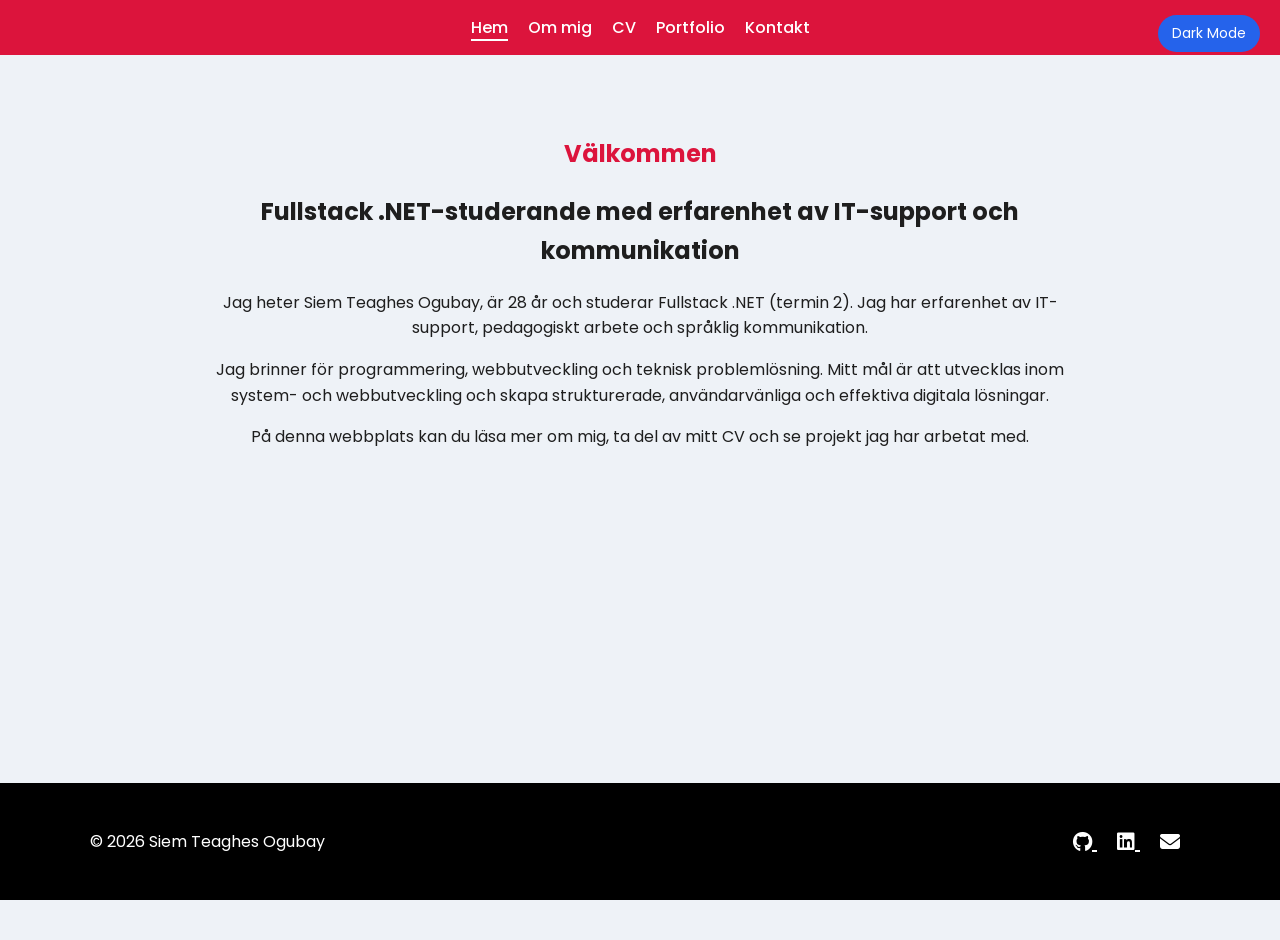
<file: index.html>
<!DOCTYPE html>
<html lang="sv">
<head>
    <meta charset="UTF-8">
    <meta name="viewport" content="width=device-width, initial-scale=1.0">
    <title>CV-portal | Hem </title>
    <link rel="stylesheet" href="style.css">

    <link rel="stylesheet" href="https://cdnjs.cloudflare.com/ajax/libs/font-awesome/6.5.0/css/all.min.css">
    <link href="https://fonts.googleapis.com/css2?family=Poppins:wght@300;400;600&display=swap" rel="stylesheet">

</head>

<body>

<!-- Dark mode toggle -->
<input type="checkbox" id="dark-toggle">
<label for="dark-toggle" class="toggle-btn">Dark Mode</label>

<div class="page">

    <nav class="navbar">
        <ul>
    <li><a href="index.html" class="active">Hem</a></li>
    
    <li><a href="about.html">Om mig</a></li>
    
    <li><a href="cv.html">CV</a></li>
    
    <li><a href="portfolio.html">Portfolio</a></li>
    <li><a href="contact.html">Kontakt</a></li>
</ul>
  
    </nav>

    


<main>
  <section class="hero">
    
    <h1 id="secret-trigger">Välkommen</h1>
    

    <h2>Fullstack .NET-studerande med erfarenhet av IT-support och kommunikation</h2>

    <p>
      Jag heter Siem Teaghes Ogubay, är 28 år och studerar Fullstack .NET (termin 2).
      Jag har erfarenhet av IT-support, pedagogiskt arbete och språklig kommunikation.
    </p>

    <p>
      Jag brinner för programmering, webbutveckling och teknisk problemlösning.
      Mitt mål är att utvecklas inom system- och webbutveckling och skapa
      strukturerade, användarvänliga och effektiva digitala lösningar.
    </p>

    <p>
      På denna webbplats kan du läsa mer om mig, ta del av mitt CV
      och se projekt jag har arbetat med.
    </p>
  </section>
</main>





<footer class="footer">
  <div class="footer-content">
    <p>© 2026 Siem Teaghes Ogubay</p>

    <div class="social-icons">
      <a href="https://github.com/siemteaghesogubay-git" target="_blank" rel="noopener noreferrer">
        <i class="fab fa-github"></i>
      </a>
      
      <a href="https://www.linkedin.com/in/siem-ogubay" target="_blank" rel="noopener noreferrer">
        <i class="fab fa-linkedin"></i>
      </a>

      <a href="mailto:siemteaghesogubay@gmail.com">
        <i class="fas fa-envelope"></i>
      </a>
    </div>
  </div>
</footer>

</div>


<script src="index.js"></script>

</body>
</html>
</file>
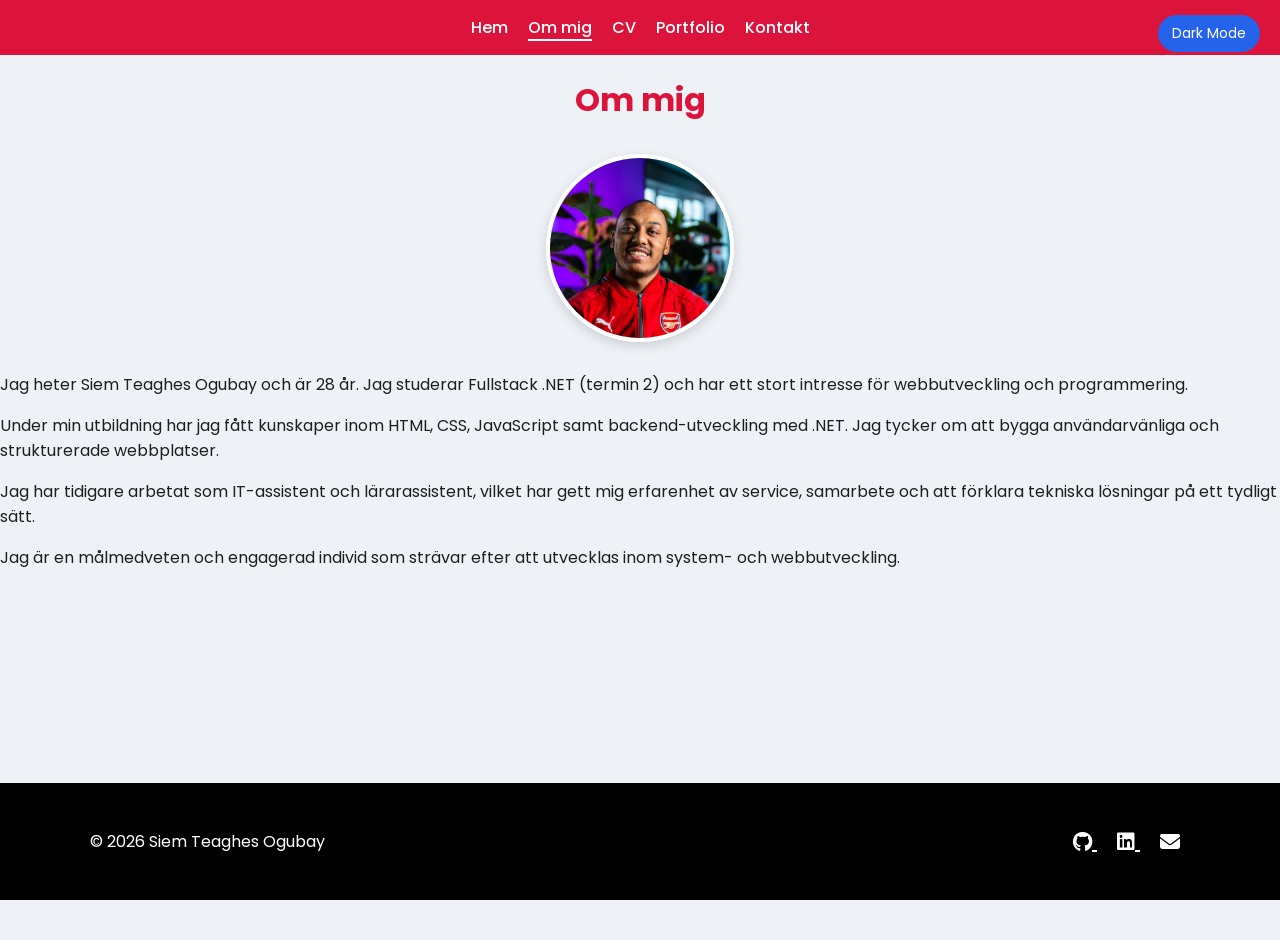
<file: about.html>
<!DOCTYPE html>
<html lang="sv">
<head>
    <meta charset="UTF-8">
    <meta name="viewport" content="width=device-width, initial-scale=1.0">
    <title>CV-portal | Om mig</title>

    <!-- CSS -->
    <link rel="stylesheet" href="style.css">

    <!-- Fonts & Icons -->
    <link href="https://fonts.googleapis.com/css2?family=Poppins:wght@300;400;600&display=swap" rel="stylesheet">
    <link rel="stylesheet" href="https://cdnjs.cloudflare.com/ajax/libs/font-awesome/6.5.0/css/all.min.css">
</head>

<body>

<!-- DARK MODE -->
<input type="checkbox" id="dark-toggle">
<label for="dark-toggle" class="toggle-btn">Dark Mode</label>

<div class="page">

    <!-- NAVBAR -->
    <nav class="navbar">
        <ul>
            <li><a href="index.html">Hem</a></li>
            <li><a href="about.html" class="active">Om mig</a></li>
            <li><a href="cv.html">CV</a></li>
            <li><a href="portfolio.html">Portfolio</a></li>
            <li><a href="contact.html">Kontakt</a></li>
        </ul>
    </nav>

    <!-- MAIN -->
    <main>

        <h1 id="secret-trigger">Om mig</h1>

        <!-- BILD -->
        <img src="img/siuuuu  n.webp" alt="Bild på Siem" class="cv-image">

        <!-- TEXT -->
        <section class="p-om">
            <p>
                Jag heter Siem Teaghes Ogubay och är 28 år. Jag studerar Fullstack .NET (termin 2) 
                och har ett stort intresse för webbutveckling och programmering.
            </p>

            <p>
                Under min utbildning har jag fått kunskaper inom HTML, CSS, JavaScript
                samt backend-utveckling med .NET. Jag tycker om att bygga
                användarvänliga och strukturerade webbplatser.
            </p>

            <p>
                Jag har tidigare arbetat som IT-assistent och lärarassistent, vilket har
                gett mig erfarenhet av service, samarbete och att förklara tekniska
                lösningar på ett tydligt sätt.
            </p>

            <p>
                Jag är en målmedveten och engagerad individ som strävar efter att utvecklas
                inom system- och webbutveckling.
            </p>
        </section>

    </main>

    <!-- FOOTER (PÅSKÄGG 1) -->
    <footer class="footer" id="secret-footer">
        <div class="footer-content">
            <p>© 2026 Siem Teaghes Ogubay</p>

            <div class="social-icons">
                <a href="https://github.com/siemteaghesogubay-git" target="_blank">
                    <i class="fab fa-github"></i>
                </a>

                <a href="https://www.linkedin.com/in/siem-ogubay" target="_blank">
                    <i class="fab fa-linkedin"></i>
                </a>

                <a href="mailto:siemteaghesogubay@gmail.com">
                    <i class="fas fa-envelope"></i>
                </a>
            </div>
        </div>
    </footer>

</div>

<!-- HACKER MODAL (PÅSKÄGG 2) -->
<div id="secretModal" class="modal">
    <div class="modal-content hacker-modal">
        <span id="closeSecret">&times;</span>
        <h2>ACCESS GRANTED</h2>
        <div class="terminal-text">
            <p>> Initializing...</p>
            <p>> Accessing system...</p>
            <p>> Developer mode ✔</p>
            <p>> Welcome Hacker 😎</p>
        </div>
    </div>
</div>

<!-- JS (ENDA SCRIPTEN!) -->
<script src="index.js"></script>

</body>
</html>
</file>
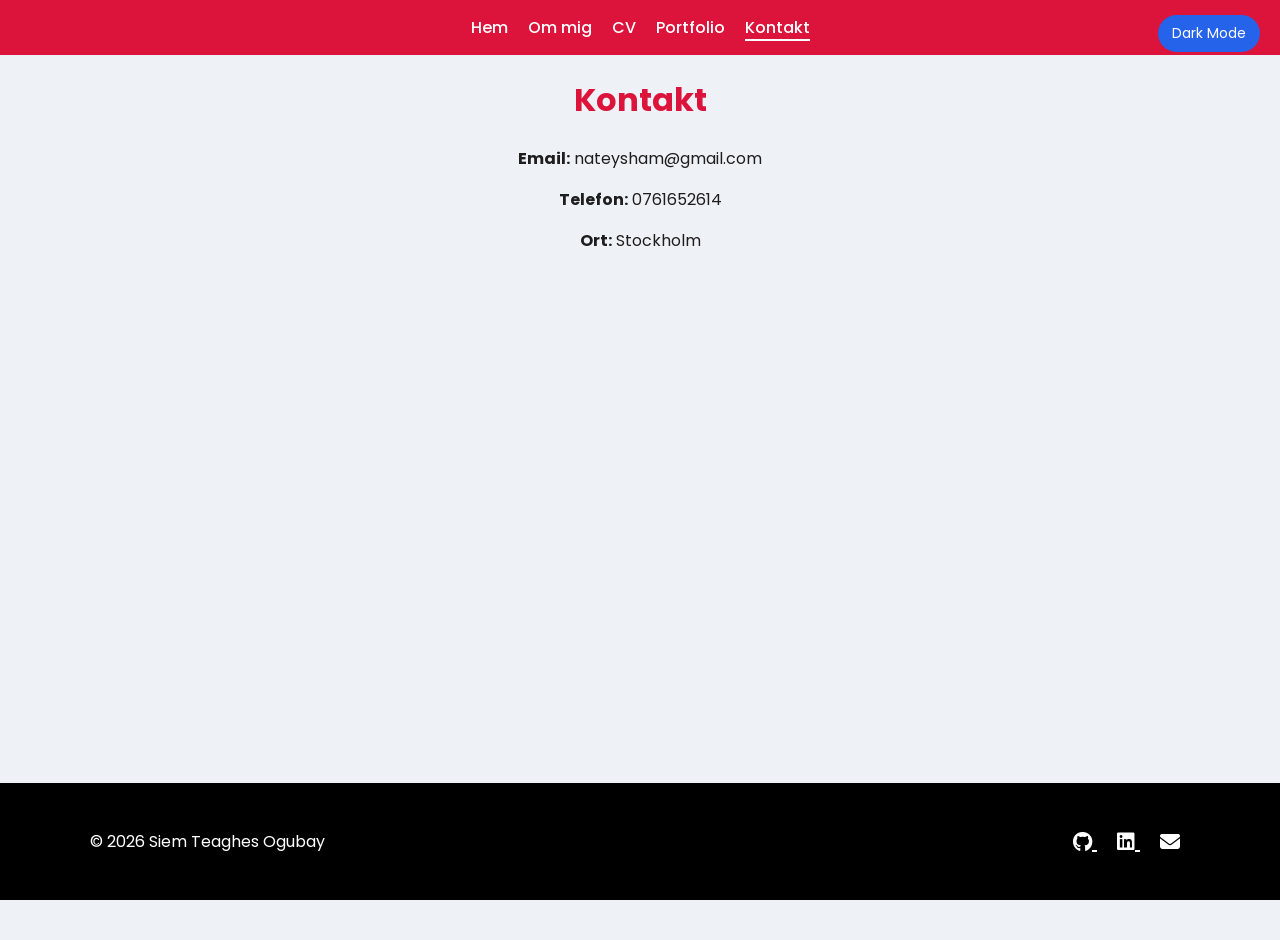
<file: contact.html>
<!DOCTYPE html>
<html lang="sv">
<head>
    <meta charset="UTF-8">
    <meta name="viewport" content="width=device-width, initial-scale=1.0">
    <title>CV-portal | Kontakt</title>

    <meta name="description" content="Kontaktuppgifter till Siem Teaghes Ogubay.">

    <link rel="stylesheet" href="style.css">

    <!-- Google Font -->
    <link href="https://fonts.googleapis.com/css2?family=Poppins:wght@300;400;600&display=swap" rel="stylesheet">

    <!-- Font Awesome -->
    <link rel="stylesheet" href="https://cdnjs.cloudflare.com/ajax/libs/font-awesome/6.5.0/css/all.min.css">
</head>

<body>

<!-- Dark mode toggle -->
<input type="checkbox" id="dark-toggle">
<label for="dark-toggle" class="toggle-btn">Dark Mode</label>

<div class="page">

    <!-- NAVIGATION -->
    <nav class="navbar">
        <ul>
            <li><a href="index.html">Hem</a></li>
            <li><a href="about.html">Om mig</a></li>
            <li><a href="cv.html">CV</a></li>
            <li><a href="portfolio.html">Portfolio</a></li>
            <li><a href="contact.html" class="active">Kontakt</a></li>
        </ul>
    </nav>

    <!-- MAIN CONTENT -->
    <main class="contact-page">
        <h1>Kontakt</h1>

<div class="contactinfo">
  <p><strong>Email:</strong> nateysham@gmail.com</p>
  <p><strong>Telefon:</strong> 0761652614</p>
  <p><strong>Ort:</strong> Stockholm</p>
</div>
 



 </form>      
    </main>

    <!-- FOOTER -->
    <footer class="footer">
  <div class="footer-content">
    <p>© 2026 Siem Teaghes Ogubay</p>

    <div class="social-icons">
      <a href="https://github.com/siemteaghesogubay-git" target="_blank" rel="noopener noreferrer">
        <i class="fab fa-github"></i>
      </a>
      
      <a href="https://www.linkedin.com/in/siem-ogubay" target="_blank" rel="noopener noreferrer">
        <i class="fab fa-linkedin"></i>
      </a>

      

      <a href="mailto:siemteaghesogubay@gmail.com">
        <i class="fas fa-envelope"></i>
      </a>
    </div>
  </div>
</footer>

</div>

<script src="index.js"></script>
</body>
</html>
</file>
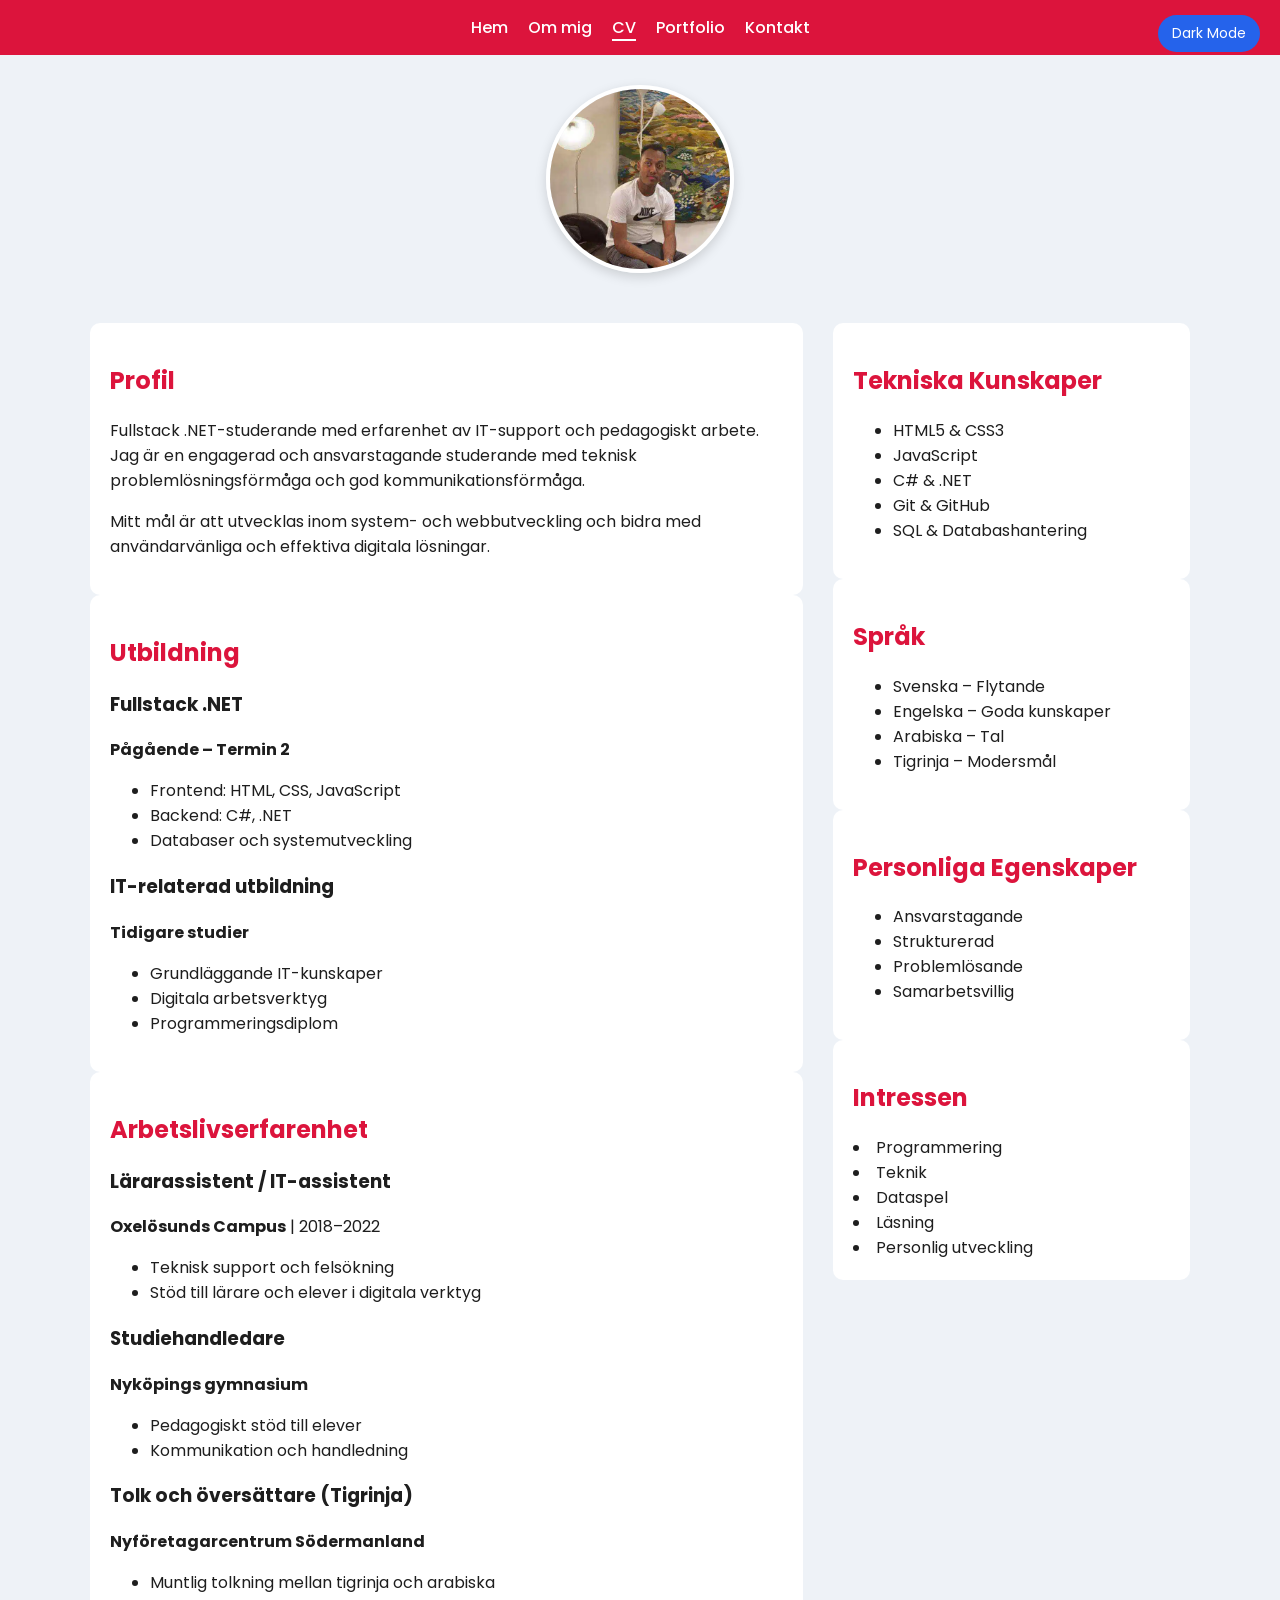
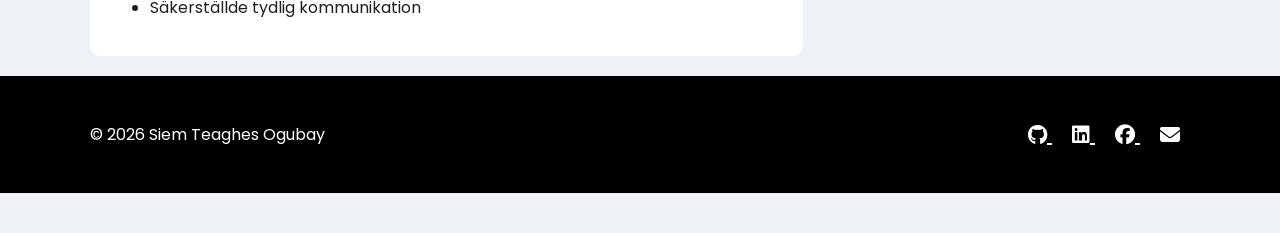
<file: cv.html>
<!DOCTYPE html>
<html lang="sv">
<head>
    <meta charset="UTF-8">
    <meta name="viewport" content="width=device-width, initial-scale=1.0">
    <title>CV-portal | CV</title>
    <link rel="stylesheet" href="style.css">
    <link href="https://fonts.googleapis.com/css2?family=Poppins:wght@300;400;600&display=swap" rel="stylesheet">
    <link rel="stylesheet" href="https://cdnjs.cloudflare.com/ajax/libs/font-awesome/6.5.0/css/all.min.css">
</head>
<body>

<input type="checkbox" id="dark-toggle">
<label for="dark-toggle" class="toggle-btn">Dark Mode</label>

<div class="page">

    <nav class="navbar">
        <ul>
            <li><a href="index.html">Hem</a></li>
            <li><a href="about.html">Om mig</a></li>
            <li><a href="cv.html" class="active">CV</a></li>
            <li><a href="portfolio.html">Portfolio</a></li>
            <li><a href="contact.html">Kontakt</a></li>
        </ul>
    </nav>

   <img src="img/uuuuuuuu.webp" alt="bild på siem" class="cv-image">

    <main class="cv-container">
        <div class="cv-grid">

            <div class="main-column">
                <section>
                    <h2>Profil</h2>
                    <p>Fullstack .NET-studerande med erfarenhet av IT-support och pedagogiskt arbete. Jag är en engagerad och ansvarstagande studerande med teknisk problemlösningsförmåga och god kommunikationsförmåga.</p>
                    <p>Mitt mål är att utvecklas inom system- och webbutveckling och bidra med användarvänliga och effektiva digitala lösningar.</p>
                </section>

                <section>
                    <h2>Utbildning</h2>
                    <h3>Fullstack .NET</h3>
                    <p><strong>Pågående – Termin 2</strong></p>
                    <ul>
                        <li>Frontend: HTML, CSS, JavaScript</li>
                        <li>Backend: C#, .NET</li>
                        <li>Databaser och systemutveckling</li>
                    </ul>

                    <h3>IT-relaterad utbildning</h3>
                    <p><strong>Tidigare studier</strong></p>
                    <ul>
                        <li>Grundläggande IT-kunskaper</li>
                        <li>Digitala arbetsverktyg</li>
                        <li>Programmeringsdiplom</li>
                    </ul>
                </section>

                <section>
                    <h2>Arbetslivserfarenhet</h2>
                    <h3>Lärarassistent / IT-assistent</h3>
                    <p><strong>Oxelösunds Campus</strong> | 2018–2022</p>
                    <ul>
                        <li>Teknisk support och felsökning</li>
                        <li>Stöd till lärare och elever i digitala verktyg</li>
                    </ul>

                    <h3>Studiehandledare</h3>
                    <p><strong>Nyköpings gymnasium</strong></p>
                    <ul>
                        <li>Pedagogiskt stöd till elever</li>
                        <li>Kommunikation och handledning</li>
                    </ul>

                    <h3>Tolk och översättare (Tigrinja)</h3>
                    <p><strong>Nyföretagarcentrum Södermanland</strong></p>
                    <ul>
                        <li>Muntlig tolkning mellan tigrinja och arabiska</li>
                        <li>Säkerställde tydlig kommunikation</li>
                    </ul>
                </section>
            </div>

            <div class="side-column">
                <section>
                    <h2>Tekniska Kunskaper</h2>
                    <ul>
                        <li>HTML5 & CSS3</li>
                        <li>JavaScript</li>
                        <li>C# & .NET</li>
                        <li>Git & GitHub</li>
                        <li>SQL & Databashantering</li>
                    </ul>
                </section>

                <section>
                    <h2>Språk</h2>
                    <ul>
                        <li>Svenska – Flytande</li>
                        <li>Engelska – Goda kunskaper</li>
                        <li>Arabiska – Tal</li>
                        <li>Tigrinja – Modersmål</li>
                    </ul>
                </section>

                <section>
                    <h2>Personliga Egenskaper</h2>
                    <ul>
                        <li>Ansvarstagande</li>
                        <li>Strukturerad</li>
                        <li>Problemlösande</li>
                        <li>Samarbetsvillig</li>
                    </ul>
                </section>

                <section>
                    <h2>Intressen</h2>
                    <li>Programmering</li>
                    <li> Teknik</li>
                    <li>Dataspel</li>
                    <li>Läsning</li>
                    <li>Personlig utveckling</li>
                    
                </section>
            </div>

        </div> </main>

    <footer class="footer">
  <div class="footer-content">
    <p>© 2026 Siem Teaghes Ogubay</p>

    <div class="social-icons">
      <a href="https://github.com/siemteaghesogubay-git" target="_blank" rel="noopener noreferrer">
        <i class="fab fa-github"></i>
      </a>
      
      <a href="https://www.linkedin.com/in/siem-ogubay" target="_blank" rel="noopener noreferrer">
        <i class="fab fa-linkedin"></i>
      </a>

      <a href="https://www.facebook.com/siem.ogubay" target="_blank" rel="noopener noreferrer">
        <i class="fab fa-facebook"></i>
      </a>

      <a href="mailto:siemteaghesogubay@gmail.com">
        <i class="fas fa-envelope"></i>
      </a>
    </div>
  </div>
</footer>
</div>
<script src="index.js"></script>
</body>
</html>
</file>
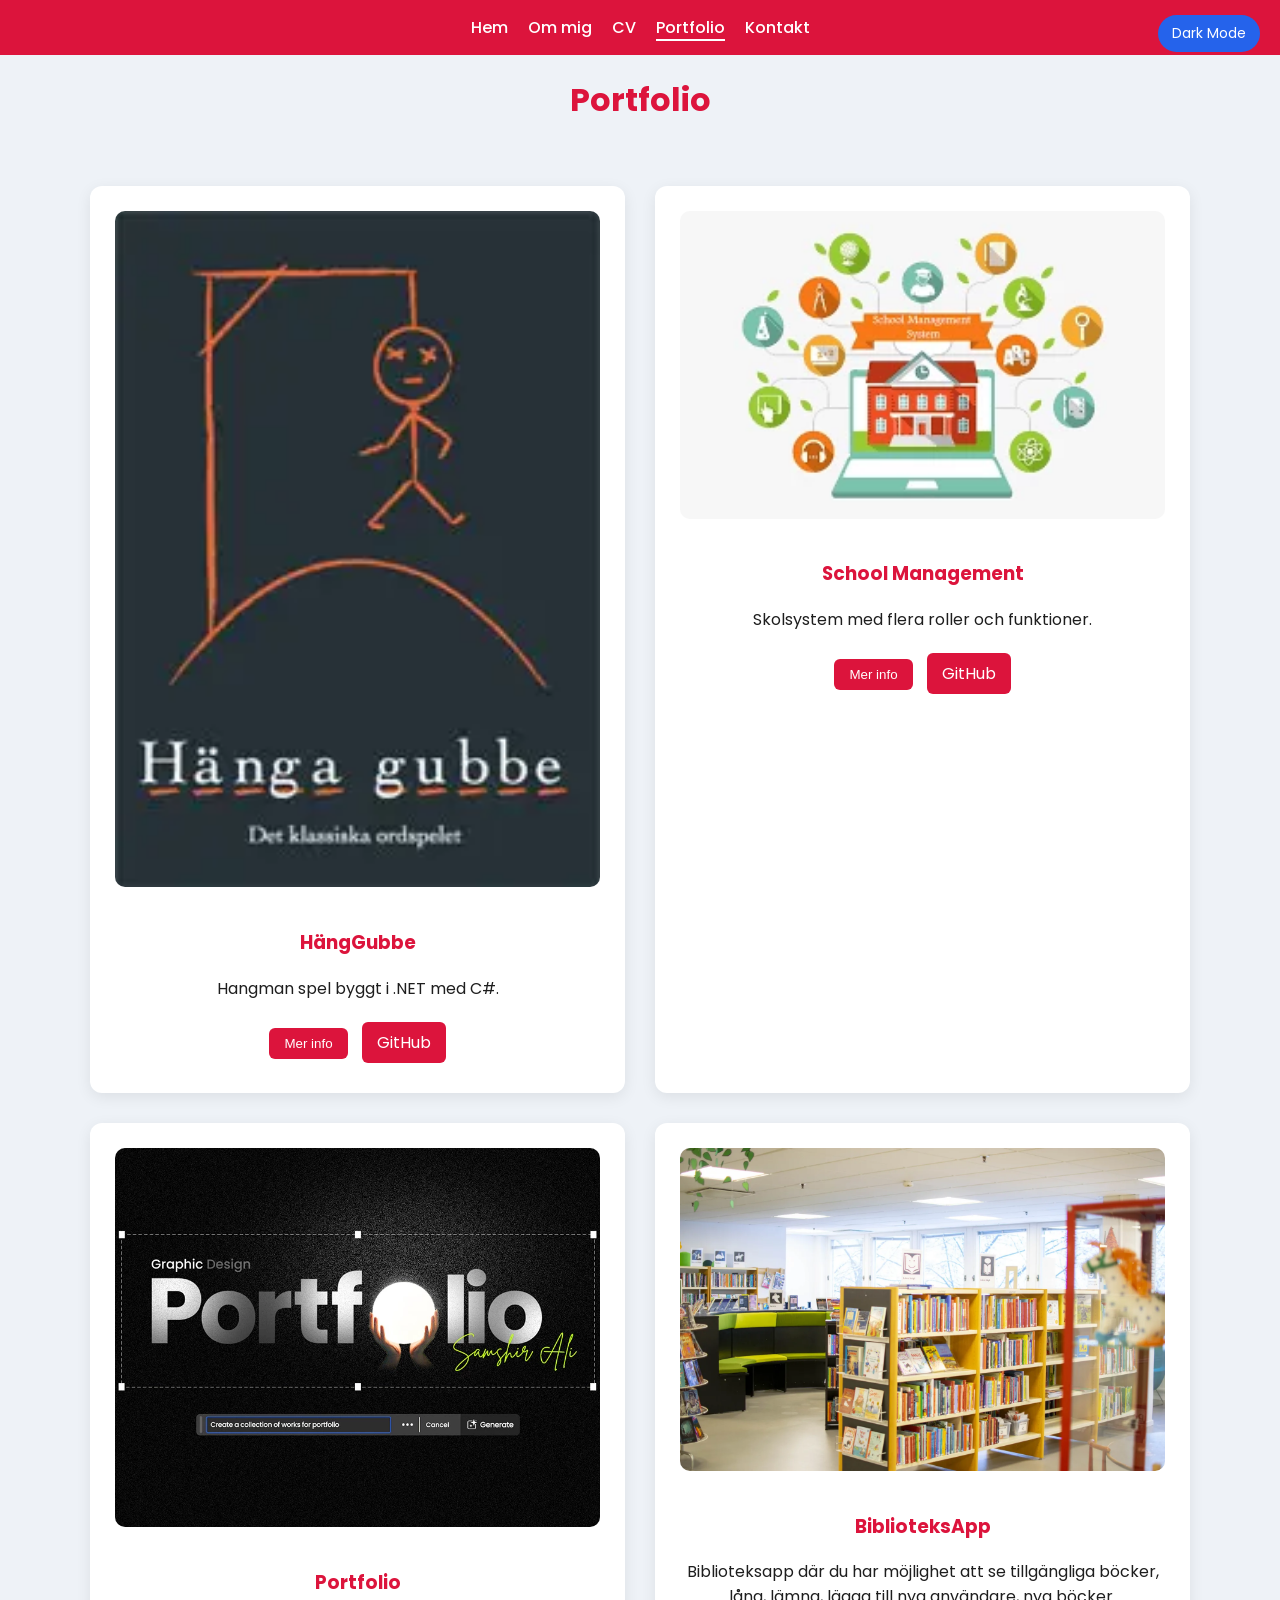
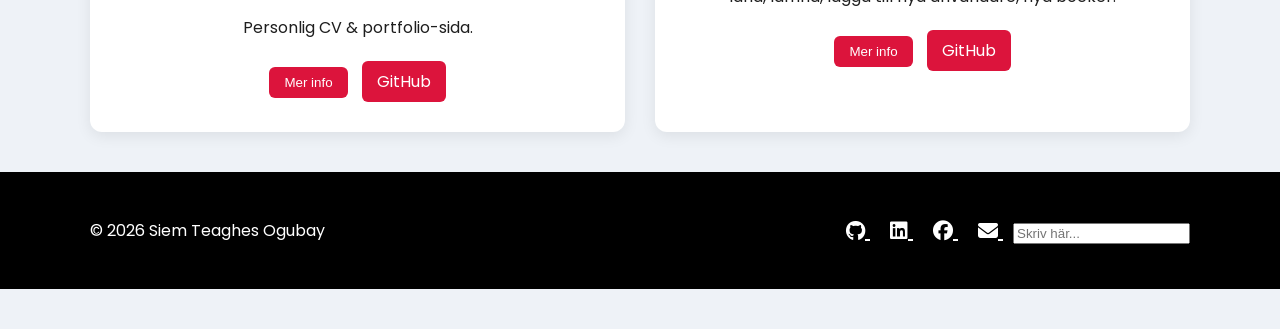
<file: portfolio.html>
<!DOCTYPE html>
<html lang="sv">
<head>
<meta charset="UTF-8">
<meta name="viewport" content="width=device-width, initial-scale=1.0">
<title>CV-portal | Portfolio</title>

<link rel="stylesheet" href="style.css">
<link href="https://fonts.googleapis.com/css2?family=Poppins:wght@300;400;600&display=swap" rel="stylesheet">
<link rel="stylesheet" href="https://cdnjs.cloudflare.com/ajax/libs/font-awesome/6.5.0/css/all.min.css">


</head>

<body>

 

<!-- DARK MODE -->
<input type="checkbox" id="dark-toggle">
<label for="dark-toggle" class="toggle-btn">Dark Mode</label>

<div class="page">

<!-- NAVBAR -->
<nav class="navbar">
<ul>
<li><a href="index.html">Hem</a></li>
<li><a href="about.html">Om mig</a></li>
<li><a href="cv.html">CV</a></li>
<li><a href="portfolio.html" class="active">Portfolio</a></li>
<li><a href="contact.html">Kontakt</a></li>
</ul>
</nav>
<h1 id="secret-trigger">Portfolio</h1>


<!-- PROJECT CARDS -->
<div class="portfolio-grid">

<!-- CARD 1 -->
<div class="project-card">
<img src="img/hänggubbe.webp" alt="HängGubbe">
<h3>HängGubbe</h3>
<p>Hangman spel byggt i .NET med C#.</p>
<button class="btn open-modal" data-modal="modal1">Mer info</button>
<a href="https://github.com/siemteaghesogubay-git/ConsoleApp-Hangman-7.git" target="_blank" class="btn">GitHub</a>
</div>

<!-- CARD 2 -->
<div class="project-card">
<img src="img/SchoolManagement pic.webp" alt="SchoolManagement">
<h3>School Management</h3>
<p>Skolsystem med flera roller och funktioner.</p>
<button class="btn open-modal" data-modal="modal2">Mer info</button>
<a href="https://github.com/siemteaghesogubay-git/SchoolManagement-My-Pro.git" target="_blank" class="btn">GitHub</a>
</div>

<!-- CARD 3 -->
<div class="project-card">
<img src="img//hhhh.webp" alt="Portfolio">
<h3>Portfolio</h3>
<p>Personlig CV & portfolio-sida.</p>
<button class="btn open-modal" data-modal="modal3">Mer info</button>
<a href="https://github.com/siemteaghesogubay-git/My-Profili.git" target="_blank" class="btn">GitHub</a>
</div>

<!-- CARD 4 -->
<div class="project-card">
<img src="img/jakobsbergs_bibliotek.webp" alt="BiblioteksApp">
<h3>BiblioteksApp</h3>
<p><p>Biblioteksapp där du har möjlighet att se tillgängliga böcker, låna, lämna, lägga till nya användare, nya böcker.</p>
</p>
<button class="btn open-modal" data-modal="modal4">Mer info</button>
<a href="https://github.com/siemteaghesogubay-git/LibrarySystem.git " target="_blank"" class="btn">GitHub</a>
</div>

</div>

<!-- MODALS -->

<div id="modal1" class="modal">
<div class="modal-content">
<span class="close">&times;</span>
<h2>HängGubbe</h2>
<p>Console spel byggt i C# där användaren gissar ord.</p>
</div>
</div>

<div id="modal2" class="modal">
<div class="modal-content">
<span class="close">&times;</span>
<h2>School Management</h2>
<p>System för att hantera studenter, kurser och betyg med .NET & SQL.</p>
</div>
</div>

<div id="modal3" class="modal">
<div class="modal-content">
<span class="close">&times;</span>
<h2>Portfolio</h2>
<p>Responsiv webbplats byggd med HTML, CSS & JavaScript.</p>
</div>
</div>

<div id="modal4" class="modal">
<div class="modal-content">
<span class="close">&times;</span>
<h2> library app</h2>
<p>Biblioteksapp där du har möjlighet att se tillgängliga böcker, låna, lämna, lägga till nya användare, nya böcker.</p>
</div>
</div>
<footer class="footer">
  <div class="footer-content">
    <p>© 2026 Siem Teaghes Ogubay</p>

    <div class="social-icons">
      <a href="https://github.com/siemteaghesogubay-git" target="_blank" rel="noopener noreferrer">
        <i class="fab fa-github"></i>
      </a>
      
      <a href="https://www.linkedin.com/in/siem-ogubay" target="_blank" rel="noopener noreferrer">
        <i class="fab fa-linkedin"></i>
      </a>

      <a href="https://www.facebook.com/siem.ogubay" target="_blank" rel="noopener noreferrer">
        <i class="fab fa-facebook"></i>
      </a>

      <a href="mailto:siemteaghesogubay@gmail.com">
        <i class="fas fa-envelope"></i>
      </a>
     <input id="footer-secret-input" type="text" placeholder="Skriv här...">


      
    </div>
  </div>
</footer>

</div>

<div id="secretModal" class="modal">
  <div class="modal-content hacker-modal">
    <span id="closeSecret">&times;</span>
    <h2>ACCESS GRANTED</h2>
    <div class="terminal-text">
      <p>> Initializing...</p>
      <p>> Accessing system...</p>
      <p>> Developer mode ✔</p>
      <p>> Welcome Hacker 😎</p>
    </div>
  </div>
</div>




<script src="index.js"></script>

</body>
</html>
</file>
<file: style.css>
/* =========================
   GRUNDSTIL
========================= */
body {
    margin: 0;
    font-family: 'Poppins', sans-serif;
    background: #eef2f7;
    transition: background 0.3s ease;
}

h1 {
    text-align: center;
    color: crimson;
}

.page {
    background: #eef2f7;
    color: #1e1e1e;
    min-height: 100vh;
    padding-bottom: 40px;
    transition: 0.3s ease;
    display: flex;
    flex-direction: column;
}

/* =========================
   DARK MODE
========================= */
#dark-toggle {
    display: none;
}

.toggle-btn {
    position: fixed;
    top: 15px;
    right: 20px;
    background: #2563eb;
    color: white;
    padding: 8px 14px;
    border-radius: 20px;
    cursor: pointer;
    font-size: 14px;
    z-index: 1000;
}

#dark-toggle:checked ~ .page {
    background: #121212;
    color: #e5e5e5;
}

/* =========================
   NAVBAR
========================= */
.navbar {
    background: crimson;
    display: flex;
    justify-content: center;
    padding: 15px;
}

.navbar ul {
    display: flex;
    gap: 20px;
    padding: 0;
    margin: 0;
}

.navbar li {
    list-style: none;
}

.navbar a {
    text-decoration: none;
    color: white;
    font-weight: 500;
}

.navbar a.active {
    border-bottom: 2px solid white;
}

.navbar a:hover {
    color: #ffdada;
}

/* =========================
   HERO
========================= */
.hero {
    max-width: 900px;
    margin: 40px auto;
    padding: 20px;
    line-height: 1.6;
    text-align: center;
}

/* =========================
   CV GRID
========================= */
.cv-container {
    max-width: 1100px;
    margin: auto;
    padding: 20px;
}

.cv-grid {
    display: grid;
    grid-template-columns: 2fr 1fr;
    gap: 30px;
}

.cv-grid section {
    background: white;
    padding: 20px;
    border-radius: 10px;
}

.cv-grid h2 {
    color: crimson;
}

#dark-toggle:checked ~ .page .cv-grid section {
    background: #1e1e1e;
}

/* CV BILD */
.cv-image {
    width: 180px;
    height: 180px;
    border-radius: 50%;
    object-fit: cover;
    display: block;
    margin: 30px auto;
    border: 4px solid white;
    box-shadow: 0 4px 12px rgba(0,0,0,0.15);
}

/* =========================
   PORTFOLIO
========================= */
.portfolio-grid {
    display: grid;
    grid-template-columns: repeat(2, 1fr);
    gap: 30px;
    max-width: 1100px;
    margin: auto;
    padding: 40px 20px;
}

.project-card {
    background: white;
    padding: 25px;
    border-radius: 12px;
    text-align: center;
    box-shadow: 0 4px 15px rgba(0,0,0,0.08);
    transition: 0.3s;
}

.project-card:hover {
    transform: translateY(-5px);
}

.project-card h3 {
    color: crimson;
}

.project-card img {
    width: 100%;
    border-radius: 10px;
    margin-bottom: 15px;
}

#dark-toggle:checked ~ .page .project-card {
    background: #1e1e1e;
}

/* =========================
   BUTTONS
========================= */
.btn {
    display: inline-block;
    background: crimson;
    color: white;
    border: none;
    padding: 8px 15px;
    border-radius: 6px;
    cursor: pointer;
    margin: 5px;
    text-decoration: none;
}

.btn:hover {
    background: #b3002d;
}

/* =========================
   MODAL
========================= */
.modal {
    display: none;
    position: fixed;
    inset: 0;
    background: rgba(0,0,0,0.6);
    justify-content: center;
    align-items: center;
}

.modal-content {
    background: white;
    color: #1e1e1e;
    padding: 30px;
    border-radius: 12px;
    max-width: 400px;
    margin: auto;
    position: relative;
}

#dark-toggle:checked ~ .page .modal-content {
    background: #1e1e1e;
    color: #e5e5e5;
}

/* HACKER MODAL */
.hacker-modal {
    background: black;
    color: #00ff88;
    font-family: monospace;
    border: 2px solid #00ff88;
    box-shadow: 0 0 25px #00ff88;
}

#closeSecret {
    cursor: pointer;
    float: right;
    font-size: 20px;
}

/* =========================
   FOOTER
========================= */
.footer {
    background: black;
    color: white;
    padding: 30px 20px;
    text-align: center;
    margin-top: auto;
}

.footer-content {
    max-width: 1100px;
    margin: auto;
    display: flex;
    justify-content: space-between;
    align-items: center;
}

.social-icons a {
    color: white;
    margin: 0 10px;
    font-size: 20px;
}

/* =========================
   RESPONSIVE
========================= */
@media (max-width: 900px) {

    .cv-grid {
        grid-template-columns: 1fr;
    }

    .portfolio-grid {
        grid-template-columns: 1fr;
    }

    .footer-content {
        flex-direction: column;
        gap: 15px;
        text-align: center;
    }

}

@media (max-width: 600px) {

    .navbar ul {
        flex-direction: column;
        align-items: center;
        gap: 10px;
    }

    .toggle-btn {
        top: 10px;
        right: 10px;
        font-size: 12px;
        padding: 6px 10px;
    }

}

/* =========================
   PRINT (CV)
========================= */
@media print {

    body {
        background: white !important;
        color: black !important;
        font-size: 12pt;
    }

    nav,
    footer,
    .toggle-btn,
    .btn {
        display: none !important;
    }

    .cv-grid section {
        background: white !important;
        box-shadow: none;
        border: 1px solid #ccc;
    }

    .cv-image {
        width: 120px;
        height: 120px;
        border: none;
        box-shadow: none;
    }

    .page {
        padding: 0;
        margin: 0;
    }
    

}

.contactinfo {
    text-align: center;
    



 
}
/* =========================
   LEET MODE påskägg2
========================= */
.leet-mode {
    background: linear-gradient(135deg, #0f0, #030);
    color: white;
    transition: 0.4s ease-in-out;
}
</file>
